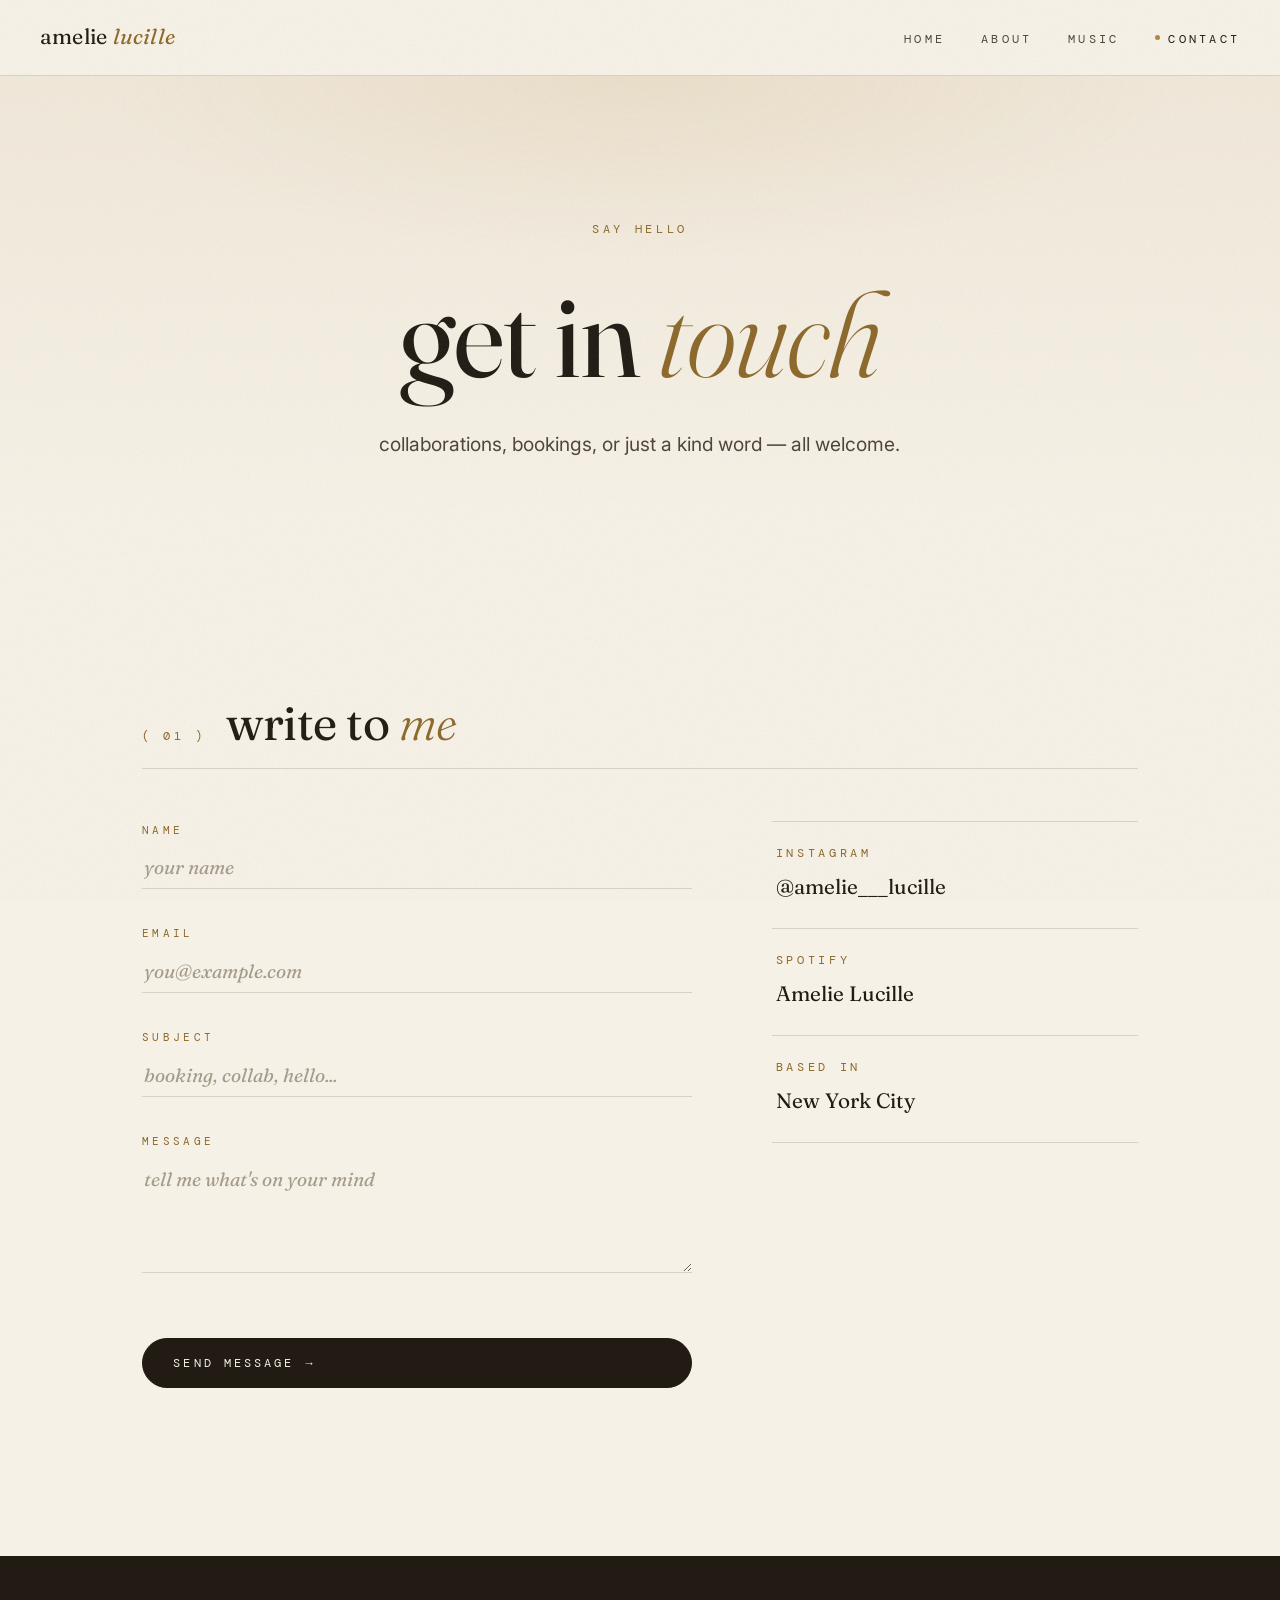
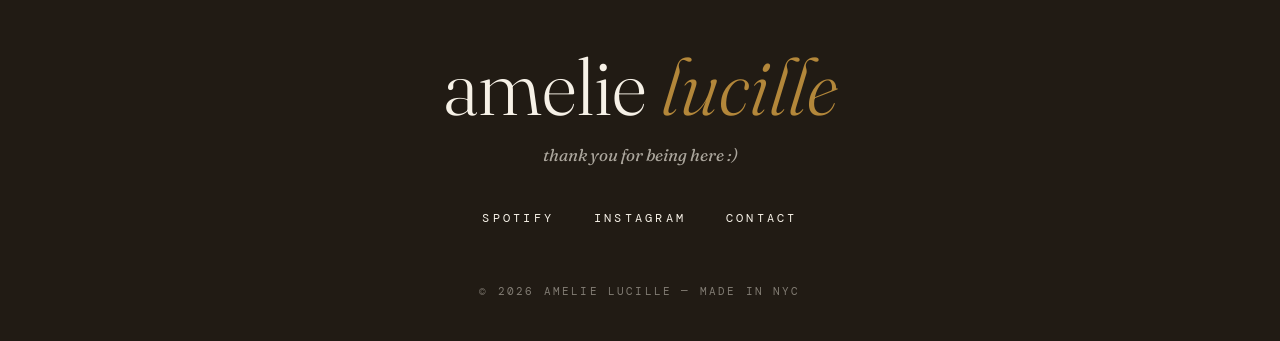
<file: contact.html>
<!DOCTYPE html>
<html>
  <head>
    <meta charset="utf-8" />
    <title>Contact - Final Portfolio Project</title>
    <link rel="preconnect" href="https://fonts.googleapis.com" />
    <link rel="preconnect" href="https://fonts.gstatic.com" crossorigin />
    <link href="https://fonts.googleapis.com/css2?family=Fraunces:ital,opsz,wght@0,9..144,300;0,9..144,400;0,9..144,500;1,9..144,300;1,9..144,400&family=DM+Mono:wght@400;500&family=Inter:wght@400;500;600&display=swap" rel="stylesheet" />
    <link href="style.css" rel="stylesheet" type="text/css" />
    <style>
      /* Styling Only Related To THIS Page */
      .contact-grid {
        display: grid;
        grid-template-columns: 3fr 2fr;
        gap: clamp(2.5rem, 7vw, 5rem);
        align-items: start;
      }

      .reach-card {
        border-top: 1px solid var(--hairline);
        padding: 1.4rem 0.25rem;
      }

      .reach-card:last-child {
        border-bottom: 1px solid var(--hairline);
      }

      .reach-card .label {
        display: block;
        margin-bottom: 0.3rem;
      }

      .reach-card a,
      .reach-card .val {
        font-family: "Fraunces", Georgia, serif;
        font-size: 1.3rem;
        color: var(--ink);
        text-decoration: none;
        border-bottom: 1px solid transparent;
        transition: color 0.25s ease, border-color 0.25s ease;
      }

      .reach-card a:hover {
        color: var(--gold-deep);
        border-bottom-color: var(--gold);
      }

      @media (max-width: 720px) {
        .contact-grid {
          grid-template-columns: 1fr;
        }
      }
    </style>
  </head>
  <body>
    <nav>
      <a href="index.html" class="logo">amelie <span>lucille</span></a>
      <ul>
        <li><a href="index.html">Home</a></li>
        <li><a href="about.html">About</a></li>
        <li><a href="music.html">Music</a></li>
        <li><a href="contact.html" class="active">Contact</a></li>
      </ul>
    </nav>

    <header class="hero">
      <span class="label reveal">say hello</span>
      <h1 class="reveal d1">get in <span>touch</span></h1>
      <p class="reveal d2">collaborations, bookings, or just a kind word — all welcome.</p>
    </header>

    <section>
      <div class="section-head reveal">
        <span class="label">( 01 )</span>
        <h2>write to <em>me</em></h2>
      </div>
      <div class="contact-grid">
        <form class="reveal">
          <div class="field">
            <label for="name">Name</label>
            <input type="text" id="name" name="name" placeholder="your name" required />
          </div>

          <div class="field">
            <label for="email">Email</label>
            <input type="email" id="email" name="email" placeholder="you@example.com" required />
          </div>

          <div class="field">
            <label for="subject">Subject</label>
            <input type="text" id="subject" name="subject" placeholder="booking, collab, hello..." />
          </div>

          <div class="field">
            <label for="message">Message</label>
            <textarea id="message" name="message" rows="4" placeholder="tell me what's on your mind"></textarea>
          </div>

          <button type="submit" class="btn">Send message <span class="arr">&rarr;</span></button>
        </form>

        <div class="reveal d1">
          <div class="reach-card">
            <span class="label">Instagram</span>
            <a href="https://www.instagram.com/amelie___lucille/" target="_blank" rel="noopener">@amelie___lucille</a>
          </div>
          <div class="reach-card">
            <span class="label">Spotify</span>
            <a href="https://open.spotify.com/artist/5BNec1RUFoU3AoKdxm1USi" target="_blank" rel="noopener">Amelie Lucille</a>
          </div>
          <div class="reach-card">
            <span class="label">Based in</span>
            <span class="val">New York City</span>
          </div>
        </div>
      </div>
    </section>

    <footer>
      <p class="big">amelie <em>lucille</em></p>
      <p class="thanks">thank you for being here :)</p>
      <div class="links">
        <a href="https://open.spotify.com/artist/5BNec1RUFoU3AoKdxm1USi" target="_blank" rel="noopener">Spotify</a>
        <a href="https://www.instagram.com/amelie___lucille/" target="_blank" rel="noopener">Instagram</a>
        <a href="contact.html">Contact</a>
      </div>
      <p class="fine">&copy; 2026 amelie lucille &mdash; made in nyc</p>
    </footer>

    <script src="script.js"></script>
  </body>
</html>
</file>
<file: style.css>
/* ===========================================
   amelie lucille — Final Portfolio Project
   Shared Site Styles
   =========================================== */

:root {
  --paper: #f6f1e7;
  --paper-warm: #f0e8d9;
  --paper-deep: #e7dcc7;
  --ink: #211b14;
  --ink-soft: #4d4438;
  --mid: #8b7f6c;
  --gold: #b3873a;
  --gold-deep: #8c682a;
  --wine: #7c2f2f;
  --hairline: rgba(33, 27, 20, 0.14);
}

* {
  margin: 0;
  padding: 0;
  box-sizing: border-box;
}

html {
  scroll-behavior: smooth;
}

body {
  font-family: "Inter", "Helvetica Neue", Arial, sans-serif;
  font-size: 1.0625rem;
  background-color: var(--paper);
  color: var(--ink);
  line-height: 1.75;
  overflow-x: hidden;
}

/* Film grain over everything */
body::after {
  content: "";
  position: fixed;
  inset: 0;
  z-index: 999;
  pointer-events: none;
  opacity: 0.05;
  background-image: url("data:image/svg+xml,%3Csvg viewBox='0 0 400 400' xmlns='http://www.w3.org/2000/svg'%3E%3Cfilter id='n'%3E%3CfeTurbulence type='fractalNoise' baseFrequency='0.85' numOctaves='3' stitchTiles='stitch'/%3E%3C/filter%3E%3Crect width='100%25' height='100%25' filter='url(%23n)'/%3E%3C/svg%3E");
}

::selection {
  background: var(--gold);
  color: var(--paper);
}

h1, h2, h3 {
  font-family: "Fraunces", Georgia, serif;
  font-weight: 500;
  line-height: 1.1;
  letter-spacing: -0.01em;
}

em, .it {
  font-family: "Fraunces", Georgia, serif;
  font-style: italic;
}

/* ---------- Mono labels ---------- */
.label {
  font-family: "DM Mono", "Courier New", monospace;
  font-size: 0.72rem;
  font-weight: 400;
  letter-spacing: 0.32em;
  text-transform: uppercase;
  color: var(--gold-deep);
}

/* ---------- Navigation ---------- */
nav {
  position: sticky;
  top: 0;
  z-index: 100;
  display: flex;
  justify-content: space-between;
  align-items: center;
  padding: 1.15rem 2.5rem;
  background: rgba(246, 241, 231, 0.88);
  backdrop-filter: blur(10px);
  -webkit-backdrop-filter: blur(10px);
  border-bottom: 1px solid var(--hairline);
}

nav .logo {
  font-family: "Fraunces", Georgia, serif;
  font-size: 1.35rem;
  color: var(--ink);
  text-decoration: none;
  letter-spacing: 0.01em;
}

nav .logo span {
  font-style: italic;
  color: var(--gold-deep);
}

nav ul {
  display: flex;
  list-style: none;
  gap: 2.25rem;
}

nav ul li a {
  font-family: "DM Mono", "Courier New", monospace;
  font-size: 0.72rem;
  letter-spacing: 0.28em;
  text-transform: uppercase;
  color: var(--ink-soft);
  text-decoration: none;
  position: relative;
  padding: 0.3rem 0;
  transition: color 0.25s ease;
}

nav ul li a::after {
  content: "";
  position: absolute;
  left: 0;
  bottom: 0;
  width: 100%;
  height: 1px;
  background: var(--gold);
  transform: scaleX(0);
  transform-origin: right;
  transition: transform 0.35s cubic-bezier(0.22, 1, 0.36, 1);
}

nav ul li a:hover {
  color: var(--ink);
}

nav ul li a:hover::after {
  transform: scaleX(1);
  transform-origin: left;
}

nav ul li a.active {
  color: var(--ink);
}

nav ul li a.active::before {
  content: "";
  display: inline-block;
  width: 5px;
  height: 5px;
  border-radius: 50%;
  background: var(--gold);
  margin-right: 0.5rem;
  vertical-align: 2px;
}

/* ---------- Hero ---------- */
.hero {
  position: relative;
  text-align: center;
  padding: clamp(5rem, 12vw, 9rem) 1.5rem clamp(4rem, 10vw, 7rem);
  background:
    radial-gradient(ellipse 60% 50% at 50% 0%, rgba(179, 135, 58, 0.10), transparent 70%),
    linear-gradient(180deg, var(--paper-warm) 0%, var(--paper) 85%);
  overflow: hidden;
}

.hero .label {
  display: block;
  margin-bottom: 1.75rem;
}

.hero h1 {
  font-size: clamp(3rem, 11vw, 7.5rem);
  font-weight: 400;
  margin-bottom: 1.75rem;
}

.hero h1 span {
  font-style: italic;
  font-weight: 300;
  color: var(--gold-deep);
}

.hero p {
  font-size: clamp(1rem, 2vw, 1.2rem);
  color: var(--ink-soft);
  max-width: 34em;
  margin: 0 auto 1.25rem;
}

.hero .ornament {
  font-family: "Fraunces", Georgia, serif;
  color: var(--gold);
  font-size: 1.3rem;
  letter-spacing: 1.4em;
  padding-left: 1.4em; /* balance the tracking */
  display: block;
  margin-top: 2.25rem;
  user-select: none;
}

/* ---------- Marquee ---------- */
.marquee {
  overflow: hidden;
  border-top: 1px solid var(--hairline);
  border-bottom: 1px solid var(--hairline);
  background: var(--ink);
  padding: 0.85rem 0;
  white-space: nowrap;
}

.marquee-track {
  display: inline-block;
  animation: marquee 28s linear infinite;
}

.marquee span {
  font-family: "Fraunces", Georgia, serif;
  font-style: italic;
  font-size: 1.05rem;
  color: var(--paper);
  padding: 0 1.4rem;
}

.marquee .star {
  font-style: normal;
  color: var(--gold);
}

@keyframes marquee {
  from { transform: translateX(0); }
  to   { transform: translateX(-50%); }
}

/* ---------- Sections ---------- */
section {
  padding: clamp(4rem, 9vw, 6.5rem) 2rem;
  max-width: 1060px;
  margin: 0 auto;
}

.section-head {
  display: flex;
  align-items: baseline;
  gap: 1.25rem;
  margin-bottom: clamp(2rem, 5vw, 3.25rem);
  border-bottom: 1px solid var(--hairline);
  padding-bottom: 1.1rem;
}

.section-head .label {
  flex-shrink: 0;
}

.section-head h2 {
  font-size: clamp(1.9rem, 4.5vw, 3rem);
  font-weight: 400;
}

.section-head h2 em {
  color: var(--gold-deep);
  font-weight: 300;
}

section p {
  color: var(--ink-soft);
  margin-bottom: 1.15rem;
  max-width: 62ch;
}

/* ---------- Split layout ---------- */
.split {
  display: grid;
  grid-template-columns: minmax(260px, 5fr) 7fr;
  gap: clamp(2rem, 6vw, 4.5rem);
  align-items: center;
}

.split.flip {
  grid-template-columns: 7fr minmax(260px, 5fr);
}

/* ---------- Photo frames ---------- */
.photo-frame {
  position: relative;
  background: #fff;
  padding: 0.85rem 0.85rem 3.2rem;
  box-shadow:
    0 1px 2px rgba(33, 27, 20, 0.08),
    0 12px 32px rgba(33, 27, 20, 0.13);
  transform: rotate(-1.6deg);
  transition: transform 0.45s cubic-bezier(0.22, 1, 0.36, 1), box-shadow 0.45s ease;
}

.photo-frame.tilt-r {
  transform: rotate(1.4deg);
}

.photo-frame:hover {
  transform: rotate(0deg) translateY(-6px);
  box-shadow:
    0 2px 4px rgba(33, 27, 20, 0.08),
    0 22px 48px rgba(33, 27, 20, 0.18);
}

.photo-frame .ph {
  aspect-ratio: 4 / 5;
  overflow: hidden;
  background: linear-gradient(150deg, var(--paper-warm), var(--paper-deep));
  display: flex;
  align-items: center;
  justify-content: center;
}

.photo-frame img {
  position: relative;
  z-index: 1;
  width: 100%;
  height: 100%;
  object-fit: cover;
  display: block;
}

.photo-frame .placeholder {
  position: absolute;
  inset: 0.85rem 0.85rem 3.2rem;
  display: flex;
  align-items: center;
  justify-content: center;
  text-align: center;
  font-family: "Fraunces", Georgia, serif;
  font-style: italic;
  color: var(--mid);
  font-size: 0.95rem;
  padding: 1rem;
  pointer-events: none;
}

.photo-frame figcaption {
  position: absolute;
  bottom: 0.9rem;
  left: 0;
  right: 0;
  text-align: center;
  font-family: "DM Mono", "Courier New", monospace;
  font-size: 0.68rem;
  letter-spacing: 0.22em;
  text-transform: uppercase;
  color: var(--mid);
}

/* ---------- Quote ---------- */
.bio-quote {
  position: relative;
  max-width: 760px;
  margin: 0 auto;
  padding: clamp(2.5rem, 7vw, 4rem) 1.5rem;
  text-align: center;
}

.bio-quote::before {
  content: "\201C";
  display: block;
  font-family: "Fraunces", Georgia, serif;
  font-size: 6rem;
  line-height: 0.6;
  color: var(--gold);
  margin-bottom: 1.5rem;
}

.bio-quote blockquote {
  font-family: "Fraunces", Georgia, serif;
  font-style: italic;
  font-weight: 300;
  font-size: clamp(1.5rem, 3.6vw, 2.3rem);
  line-height: 1.4;
  color: var(--ink);
}

.bio-quote cite {
  display: block;
  margin-top: 2rem;
  font-family: "DM Mono", "Courier New", monospace;
  font-style: normal;
  font-size: 0.72rem;
  letter-spacing: 0.32em;
  text-transform: uppercase;
  color: var(--gold-deep);
}

/* ---------- Editorial list ---------- */
.ed-list {
  list-style: none;
  border-top: 1px solid var(--hairline);
}

.ed-list li {
  display: grid;
  grid-template-columns: 4.5rem 1fr 2fr;
  gap: 1.5rem;
  align-items: baseline;
  padding: 1.6rem 0.25rem;
  border-bottom: 1px solid var(--hairline);
  transition: background 0.3s ease, padding-left 0.3s ease;
}

.ed-list li:hover {
  background: rgba(179, 135, 58, 0.06);
  padding-left: 0.9rem;
}

.ed-list .num {
  font-family: "DM Mono", "Courier New", monospace;
  font-size: 0.72rem;
  letter-spacing: 0.2em;
  color: var(--gold-deep);
}

.ed-list h3 {
  font-size: 1.35rem;
  font-weight: 500;
}

.ed-list p {
  font-size: 0.95rem;
  margin: 0;
  color: var(--ink-soft);
}

/* ---------- Buttons ---------- */
.btn {
  display: inline-flex;
  align-items: center;
  gap: 0.7rem;
  background: var(--ink);
  color: var(--paper);
  font-family: "DM Mono", "Courier New", monospace;
  font-size: 0.74rem;
  letter-spacing: 0.26em;
  text-transform: uppercase;
  text-decoration: none;
  padding: 1rem 1.9rem;
  border: 1px solid var(--ink);
  border-radius: 100px;
  margin-top: 1.25rem;
  cursor: pointer;
  transition: background 0.3s ease, color 0.3s ease;
}

.btn .arr {
  transition: transform 0.3s cubic-bezier(0.22, 1, 0.36, 1);
}

.btn:hover {
  background: transparent;
  color: var(--ink);
}

.btn:hover .arr {
  transform: translateX(5px);
}

.btn.ghost {
  background: transparent;
  color: var(--ink);
}

.btn.ghost:hover {
  background: var(--ink);
  color: var(--paper);
}

/* ---------- Embed ---------- */
.embed-wrap {
  margin-top: 2rem;
  border-radius: 14px;
  background: #fff;
  padding: 0.85rem;
  box-shadow:
    0 1px 2px rgba(33, 27, 20, 0.08),
    0 16px 40px rgba(33, 27, 20, 0.14);
}

.embed-wrap iframe {
  display: block;
  border-radius: 8px;
}

/* ---------- Form ---------- */
form {
  display: flex;
  flex-direction: column;
  gap: 2.2rem;
  max-width: 560px;
}

.field label {
  display: block;
  font-family: "DM Mono", "Courier New", monospace;
  font-size: 0.7rem;
  letter-spacing: 0.3em;
  text-transform: uppercase;
  color: var(--gold-deep);
  margin-bottom: 0.4rem;
}

.field input,
.field textarea {
  width: 100%;
  background: transparent;
  border: none;
  border-bottom: 1px solid var(--hairline);
  padding: 0.55rem 0.1rem;
  font-family: "Fraunces", Georgia, serif;
  font-size: 1.2rem;
  color: var(--ink);
  transition: border-color 0.3s ease;
  border-radius: 0;
}

.field input::placeholder,
.field textarea::placeholder {
  color: var(--mid);
  font-style: italic;
  opacity: 0.75;
}

.field input:focus,
.field textarea:focus {
  outline: none;
  border-bottom-color: var(--gold-deep);
}

.field textarea {
  resize: vertical;
  min-height: 6.5rem;
}

/* ---------- Footer ---------- */
footer {
  margin-top: clamp(2rem, 6vw, 4rem);
  background: var(--ink);
  color: var(--paper);
  text-align: center;
  padding: clamp(3.5rem, 8vw, 5.5rem) 2rem 2.5rem;
}

footer .big {
  font-family: "Fraunces", Georgia, serif;
  font-size: clamp(2.4rem, 8vw, 5rem);
  font-weight: 300;
  line-height: 1.05;
  margin-bottom: 0.75rem;
}

footer .big em {
  color: var(--gold);
}

footer .thanks {
  font-family: "Fraunces", Georgia, serif;
  font-style: italic;
  color: rgba(246, 241, 231, 0.65);
  margin-bottom: 2.5rem;
}

footer .links {
  display: flex;
  justify-content: center;
  gap: 2.5rem;
  margin-bottom: 3rem;
}

footer .links a {
  font-family: "DM Mono", "Courier New", monospace;
  font-size: 0.72rem;
  letter-spacing: 0.28em;
  text-transform: uppercase;
  color: var(--paper);
  text-decoration: none;
  border-bottom: 1px solid transparent;
  padding-bottom: 0.2rem;
  transition: color 0.25s ease, border-color 0.25s ease;
}

footer .links a:hover {
  color: var(--gold);
  border-bottom-color: var(--gold);
}

footer .fine {
  font-family: "DM Mono", "Courier New", monospace;
  font-size: 0.68rem;
  letter-spacing: 0.2em;
  text-transform: uppercase;
  color: rgba(246, 241, 231, 0.45);
}

/* ---------- Scroll reveal ---------- */
.reveal {
  opacity: 0;
  transform: translateY(26px);
  transition: opacity 0.8s cubic-bezier(0.22, 1, 0.36, 1), transform 0.8s cubic-bezier(0.22, 1, 0.36, 1);
}

.reveal.in {
  opacity: 1;
  transform: none;
}

.reveal.d1 { transition-delay: 0.1s; }
.reveal.d2 { transition-delay: 0.2s; }
.reveal.d3 { transition-delay: 0.3s; }

@media (prefers-reduced-motion: reduce) {
  .reveal { opacity: 1; transform: none; transition: none; }
  .marquee-track { animation: none; }
}

/* ---------- Responsive ---------- */
@media (max-width: 720px) {
  nav {
    flex-direction: column;
    gap: 0.9rem;
    padding: 1rem 1.25rem;
  }

  nav ul {
    gap: 1.4rem;
  }

  .split,
  .split.flip {
    grid-template-columns: 1fr;
  }

  .photo-frame {
    max-width: 340px;
    margin: 0 auto;
  }

  .ed-list li {
    grid-template-columns: 3rem 1fr;
  }

  .ed-list p {
    grid-column: 2;
  }

  footer .links {
    flex-wrap: wrap;
    gap: 1.25rem 2rem;
  }
}
</file>
